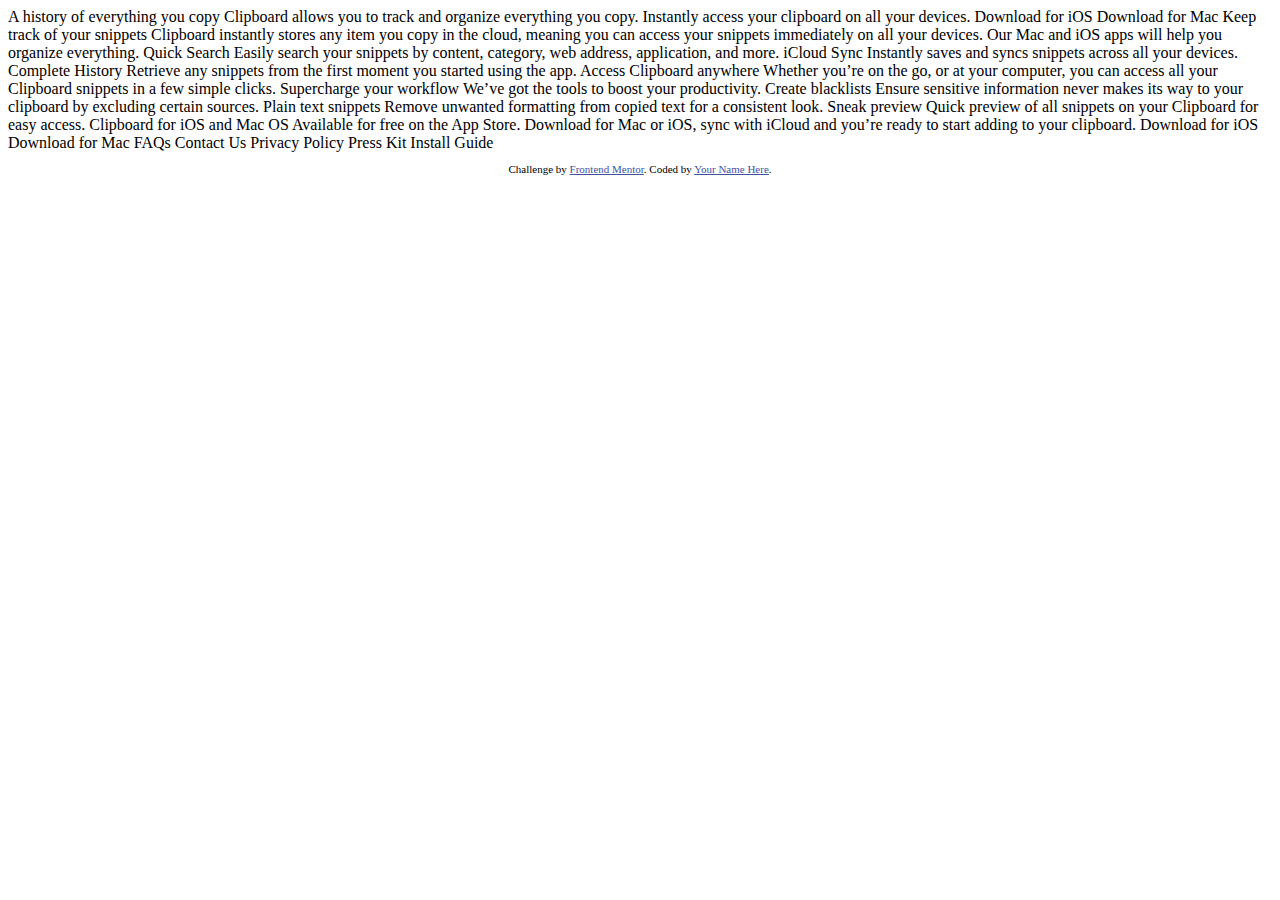
<file: Html,css Task git/clipboard-landing-page-master/index.html>
<!DOCTYPE html>
<html lang="en">
<head>
  <meta charset="UTF-8">
  <meta name="viewport" content="width=device-width, initial-scale=1.0"> <!-- displays site properly based on user's device -->

  <link rel="icon" type="image/png" sizes="32x32" href="./images/favicon-32x32.png">
  <!-- <link rel="stylesheet" href="https://cdnjs.cloudflare.com/ajax/libs/font-awesome/6.4.2/css/all.min.css"> -->
  <title>Frontend Mentor | Clipboard landing page</title>

  <!-- Feel free to remove these styles or customise in your own stylesheet 👍 -->
  <style>
    .attribution { font-size: 11px; text-align: center; }
    .attribution a { color: hsl(228, 45%, 44%); }
  </style>
</head>
<body>

  A history of everything you copy

  Clipboard allows you to track and organize everything you 
  copy. Instantly access your clipboard on all your devices.

  Download for iOS
  Download for Mac

  Keep track of your snippets

  Clipboard instantly stores any item you copy in the cloud, 
  meaning you can access your snippets immediately on all your 
  devices. Our Mac and iOS apps will help you organize everything.

  Quick Search

  Easily search your snippets by content, category, web address, application, and more.

  iCloud Sync

  Instantly saves and syncs snippets across all your devices.

  Complete History

  Retrieve any snippets from the first moment you started using the app.

  Access Clipboard anywhere

  Whether you’re on the go, or at your computer, you can access all your Clipboard 
  snippets in a few simple clicks.

  Supercharge your workflow

  We’ve got the tools to boost your productivity.

  Create blacklists

  Ensure sensitive information never makes its way to your clipboard by excluding certain sources.

  Plain text snippets

  Remove unwanted formatting from copied text for a consistent look.

  Sneak preview

  Quick preview of all snippets on your Clipboard for easy access.

  Clipboard for iOS and Mac OS

  Available for free on the App Store. Download for Mac or iOS, sync with iCloud 
  and you’re ready to start adding to your clipboard.

  Download for iOS
  Download for Mac

  FAQs
  Contact Us
  Privacy Policy
  Press Kit
  Install Guide
  
  <footer>
    <p class="attribution">
      Challenge by <a href="https://www.frontendmentor.io?ref=challenge" target="_blank">Frontend Mentor</a>. 
      Coded by <a href="#">Your Name Here</a>.
    </p>
  </footer>
</body>
</html>
</file>
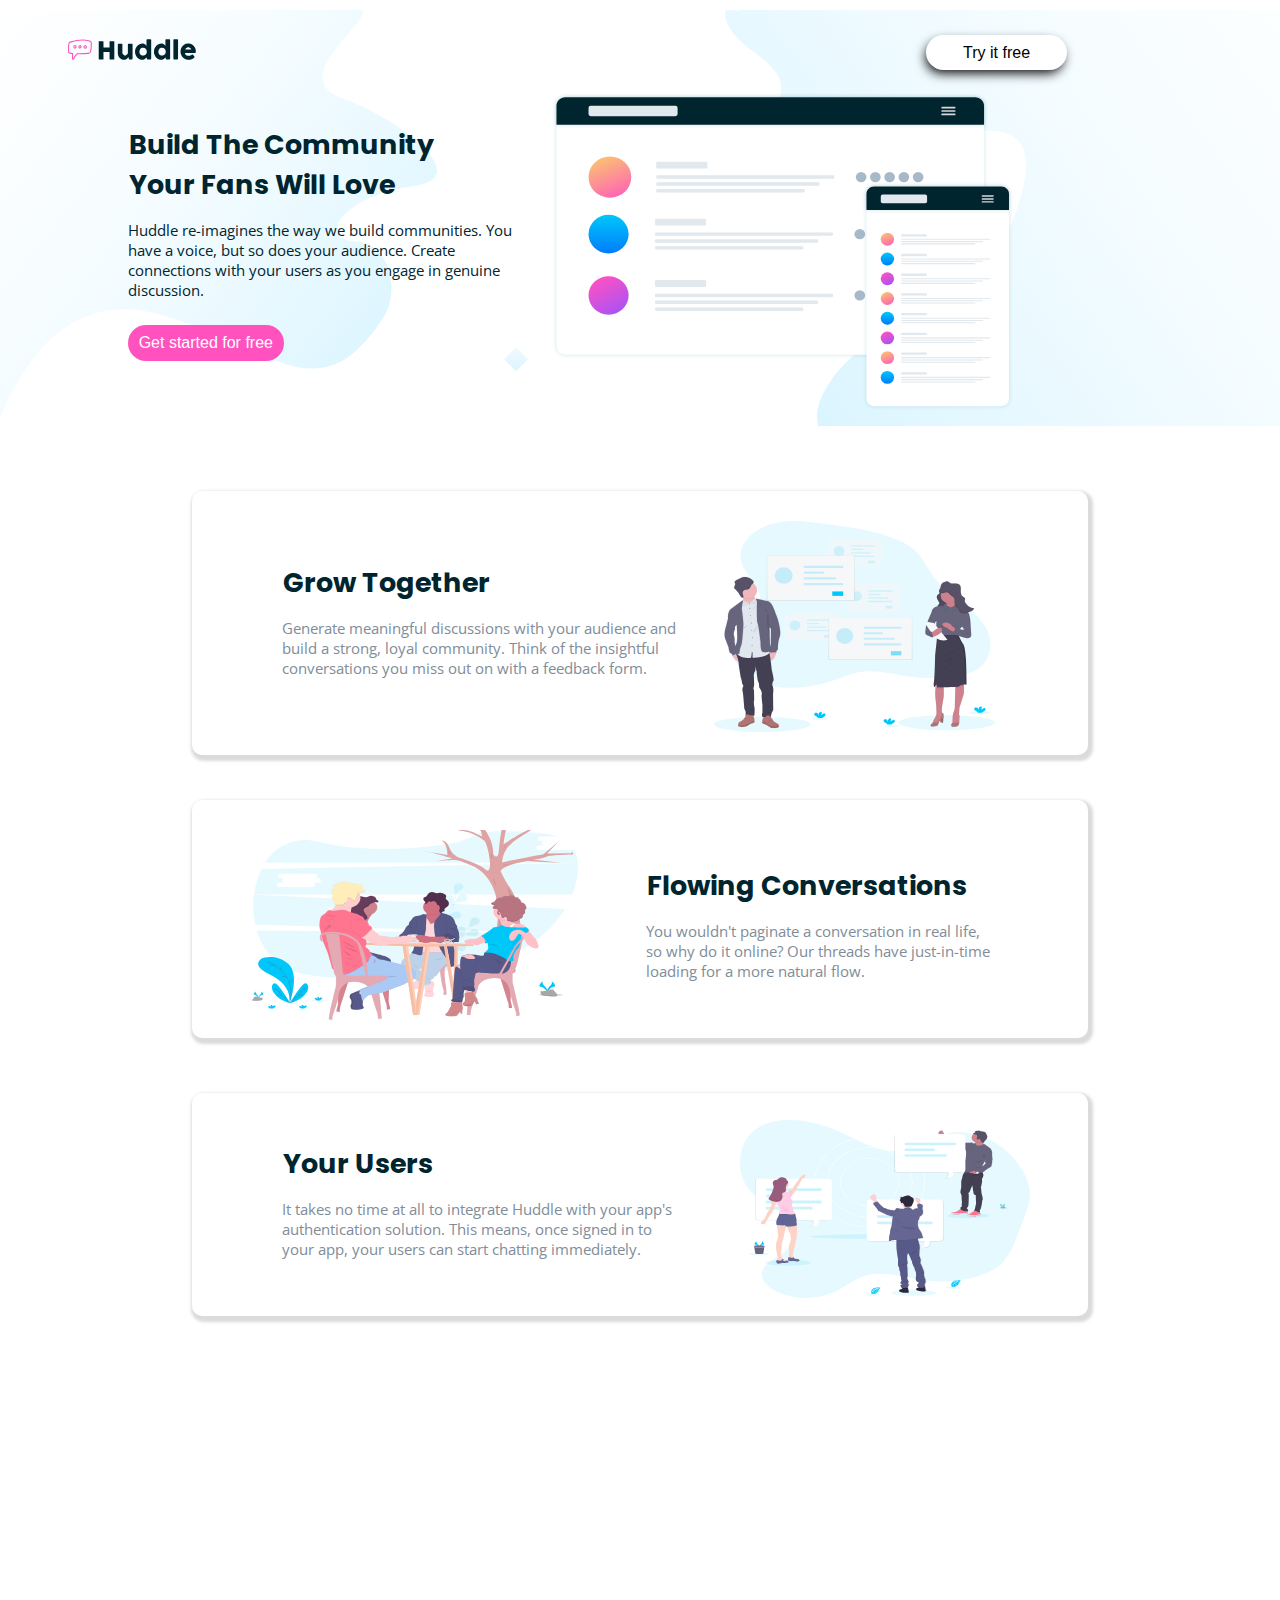
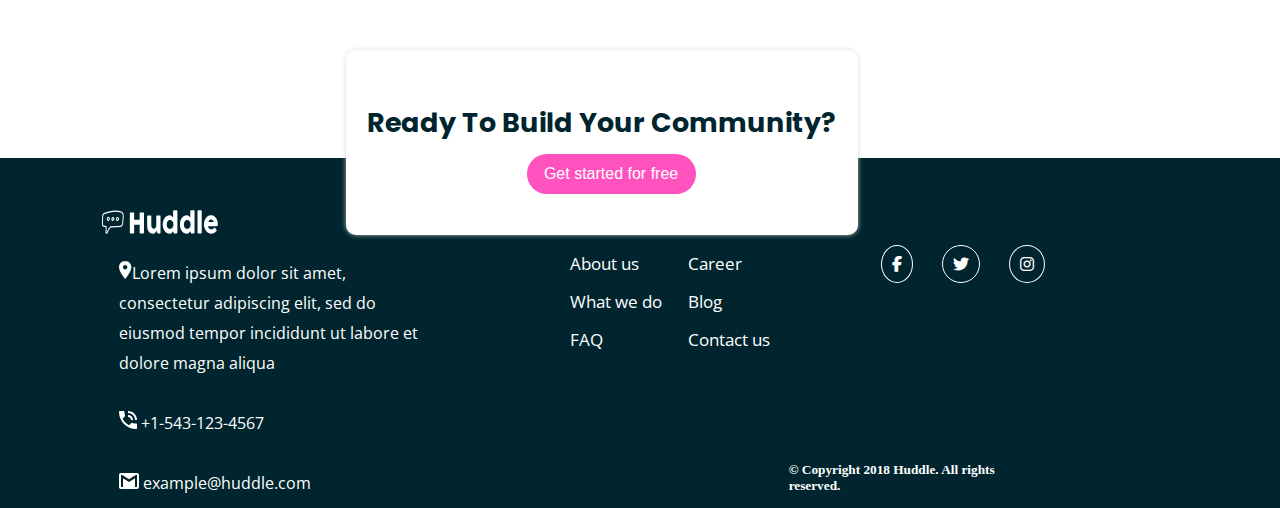
<file: Html,css Task git/huddle/index.html>
<!Doctype html>
<html>
  <head>
    <link rel="stylesheet" href="style.css">
    <link href="https://fonts.googleapis.com/css2?family=Bai+Jamjuree:wght@400;600&family=Fraunces:opsz,wght@9..144,700&family=Montserrat:wght@300;500;600&family=Open+Sans:wght@400;700&family=Outfit:wght@400;700&family=Poppins:wght@600&family=Varela+Round&display=swap" rel="stylesheet">
    <link href="https://fonts.googleapis.com/css2?family=Bai+Jamjuree:wght@400;600&family=Fraunces:opsz,wght@9..144,700&family=Montserrat:wght@300;500;600&family=Outfit:wght@400;700&family=Poppins:wght@600&family=Varela+Round&display=swap" rel="stylesheet"> 
    <link rel="stylesheet" href="https://cdnjs.cloudflare.com/ajax/libs/font-awesome/6.4.2/css/all.min.css">
    <title>Huddle</title>
  </head>
  <body>
   <div class="maincontainer">
   <div class="container">
    <div class="header-logo">
       <img id="header-logo" src="logo.svg" alt="">
       <button id="header-btn">Try it free</button>
    </div>
    <div class="container1"> 
   
     <div class="innercontainer1">
       <h2>Build The Community <br> Your Fans Will Love</h2> 
       <p id="first-p1">Huddle re-imagines the way we build communities. You have a voice, but so does your audience. Create connections with your users as you engage in genuine discussion.</p>
       <button>Get started for free</button>
     </div>
     <div class="innercontainer2">
       <img id="con1-img" src="illustration-mockups.svg">
     </div>
    </div>
</div>
    <div class="container2">
      <div class="con2-innercontainer1">
        <h3>Grow Together</h3>
        <p id="con2-p1">Generate meaningful discussions with your audience and build a strong, loyal community. Think of the insightful conversations you miss out on with a feedback form.</p>
      </div>
      <div class="con2-innercontainer2">
         <img id="con2-img" src="illustration-grow-together.svg">
      </div>
    </div> 
     
    <div class="container3">
      <div class="con3-innercontainer1">
         <img id="con3-img" src="illustration-flowing-conversation.svg">
      </div>
      <div class="con3-innercontainer2">
        <h3> Flowing Conversations</h3>
        <p>You wouldn't paginate a conversation in real life, so why do it online? Our threads have just-in-time loading for a more natural flow.</p>
      </div>
      
    </div>
    <div class="container4">
    <div class="con4-innercontainer1">
        <h3>Your Users</h3>
        <p> It takes no time at all to integrate Huddle with your app's authentication solution. This means, once signed in to your app, your users can start chatting immediately. </p>
      </div>
      <div class="con4-innercontainer2">
         <img id="con4-img" src="illustration-your-users.svg">
      </div>
      
    </div>
    <div class="container6">
    <div class="con6">
      <h2>Ready To Build Your Community?</h2>
      <button id="con6-btn">Get started for free</button>
    </div>
  </div>
    <div class="container5-footer">
      <img id="footer-logo" src="logofinal.svg" alt="">
     <div class="footer">
      <div class="footer1">
       <img src="icon-location.svg" alt=""><span>Lorem ipsum dolor sit amet, consectetur adipiscing elit, sed do eiusmod tempor incididunt ut labore et dolore magna aliqua</span>
       <br><br><img src="icon-phone.svg" alt=""><span> +1-543-123-4567</span>
       <br><br><img src="icon-email.svg" alt=""><span> example@huddle.com</span>
      </div>
      <div class="footer2">
        <li>About us</li>
        <li>What we do</li>
        <li>FAQ</li>
      </div>
      <div class="footer3">
        <li>Career</li>
        <li>Blog</li>
        <li>Contact us</li> 
      </div>
      <div class="footer4">
        <li><i class="fa-brands fa-facebook-f"></i></li>
        <li><i class="fa-brands fa-twitter"></i></li>
        <li><i class="fa-brands fa-instagram"></i></li>
      </div>
      
     </div>
     <div class="copyrights">
      <h5>© Copyright 2018 Huddle. All rights reserved.</h5>
    </div>
   </div>
     
  </div>
  </body>
</html>
</file>
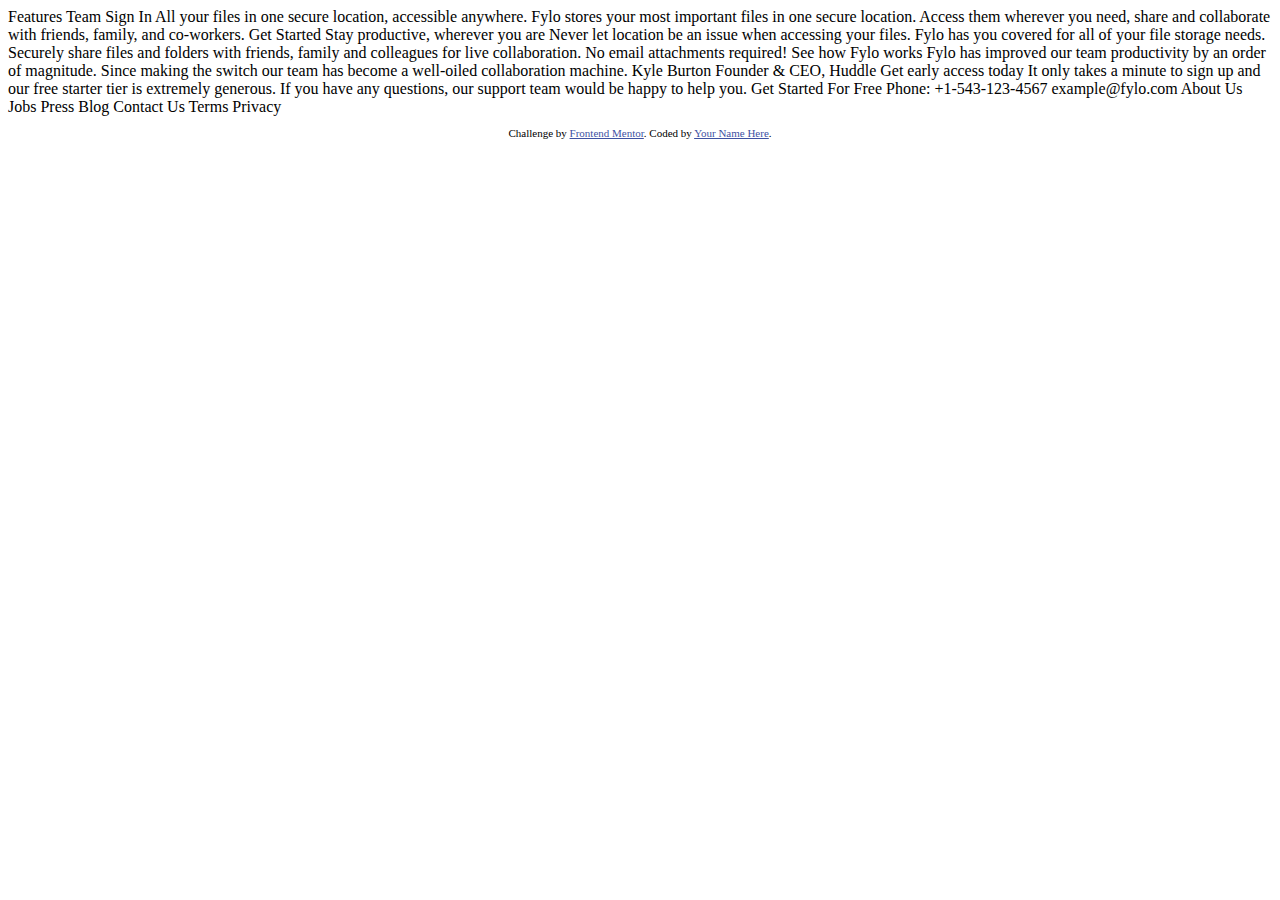
<file: Html,css Task git/fylo-landing-page-with-two-column-layout-master (1)/fylo-landing-page-with-two-column-layout-master/index.html>
<!DOCTYPE html>
<html lang="en">
<head>
  <meta charset="UTF-8">
  <meta name="viewport" content="width=device-width, initial-scale=1.0"> <!-- displays site properly based on user's device -->

  <link rel="icon" type="image/png" sizes="32x32" href="./images/favicon-32x32.png">
  
  <title>Frontend Mentor | Fylo landing page with two column layout</title>

  <!-- Feel free to remove these styles or customise in your own stylesheet 👍 -->
  <style>
    .attribution { font-size: 11px; text-align: center; }
    .attribution a { color: hsl(228, 45%, 44%); }
  </style>
</head>
<body>

  Features
  Team
  Sign In

  All your files in one secure location, accessible anywhere.

  Fylo stores your most important files in one secure location. 
  Access them wherever you need, share and collaborate with friends, 
  family, and co-workers.

  Get Started

  Stay productive, wherever you are

  Never let location be an issue when accessing your files. Fylo has you 
  covered for all of your file storage needs.

  Securely share files and folders with friends, family and colleagues for 
  live collaboration. No email attachments required!

  See how Fylo works

  Fylo has improved our team productivity by an order of magnitude. Since 
  making the switch our team has become a well-oiled collaboration machine.

  Kyle Burton
  Founder & CEO, Huddle

  Get early access today

  It only takes a minute to sign up and our free starter tier is extremely generous. 
  If you have any questions, our support team would be happy to help you.

  Get Started For Free

  Phone: +1-543-123-4567
  example@fylo.com

  About Us
  Jobs
  Press
  Blog

  Contact Us
  Terms
  Privacy

  <footer>
    <p class="attribution">
      Challenge by <a href="https://www.frontendmentor.io?ref=challenge" target="_blank">Frontend Mentor</a>. 
      Coded by <a href="#">Your Name Here</a>.
    </p>
  </footer>
</body>
</html>
</file>
<file: Html,css Task git/huddle/style.css>
body{
    margin:0;
    padding:0;
    max-width: 1440px;
    width:100%;
    height:100%;
  }
  .maincontainer{
    width: 100%;
    height: 100%;
    overflow: hidden;
  }
  .container1{
    width:80%;
    display:flex;
    gap: 35px;
    margin: 0 auto;
    top: 60px;
    overflow: hidden;
    padding-top: 3%;


   }
  .container{
    width: 100%;
    background-image:url(bg-hero-desktop.svg);
  }
  #con1-img{
    width: 90%;
    height: 95%;
  
  }
  .innercontainer1{
    width: 38%;
    margin-top: 3%;
 }
 .innercontainer2{
    width: 50%;
 }
 button{
    border: 0;
    border-radius: 30px;
    width: 40%;
    height: 12%;
    background-color: hsl(322, 100%, 66%);
    color: white;
    font-size: 16px;
    margin-top: 10px;
 }
  .container2{
    margin-top: 55px;
    width:70%;
    display:flex;
    top: 10px;
    gap: 15px;
    border:0;
    position:relative;
    left: 15%;   
    background-color:white;
    box-shadow:2px 3px 3px 3px #d5d4d4d4;
    border-radius:10px;
  }
  .con2-innercontainer1{
    top: 71px;
    padding-left: 10%;
    position: relative;
  }
  #con2-img {
    margin-top: 30px;
    width: 75%;
    height: 80%;
}
#con2-p1{
  font-size: 15px;
}
  .container3{
    margin-top: 55px;
    width:70%;
    height:70%;
    display:flex;
    gap: 15px;
    border:0;
    position:relative;
    left: 15%;
    background-color:white;
    box-shadow:2px 3px 3px 3px #d5d4d4d4;
    border-radius:10px;
    
  }
  .con3-innercontainer2{
    top: 65px;
    padding-right: 10%;
    position: relative;
  }
  #con3-img {
    position: relative;
    top: 30px;
    left: 13%;
    width: 75%;
    height: 80%;
  }
  .container4{
    margin-top: 55px;
    width:70%;
    height:70%;
    display:flex;
    gap: 15px;
    border:0;
    position:relative;
    left: 15%;
    background-color:white;
    box-shadow:2px 3px 3px 3px #d5d4d4d4;
    border-radius:10px;
    
  }
  .con4-innercontainer1{
    top: 50px;
    padding-left: 10%;
    position: relative;
  }
  #con4-img {
    position: relative;
    left: 10%;
    width: 75%;
    top: 27px;
    height: 80%;
  }
  li{
   list-style: none;
  }
  .container5-footer{
      display:flex;
  }
  #header-logo{
    position: relative;
    top: 29px;
    left: 68px;
    width: 10%;
    height: 10%;
  }
  .header-logo{
    margin-top: 10px;
    display: flex;
    justify-content: space-between;
  }
  #header-btn{
    width: 11%;
    height: 35px;
    border: 0;
    border-radius: 40px;
    background-color: white;
    box-shadow:-2px 5px 12px -2px;
    color: black;
    position: relative;
    top: 15px;
    right: 213px;
  }
  h2,h3{
    margin: 1px;
    font-size: 27px;
    font-family: 'Poppins', sans-serif;
    color: hsl(192, 100%, 9%);
  }
  p{
    font-size: 15px;
    color:hsl(208, 11%, 55%);
    font-family: 'Open Sans', sans-serif;
  }
  #first-p1{
    color: hsl(192, 100%, 9%);
  }
  .container5-footer{
    width: 100%;
    height: 350px;
    color: white;
    background-color: hsl(192, 100%, 9%);
    margin-top: 20%;
    /* z-index: -1; */
  }
  #msg-dot-icon{
    background-color: white;
  }
  .footer{
    width: 85%;
    position: relative;
    top: 25%;
    margin: 0 auto;
    display: flex;
    /* gap: 118px; */
    right: -4px;
  }
 span p{
    float: right;
  }
  .footer1{
    width: 32%;
    line-height: 30px;
    font-family: 'Open Sans', sans-serif;
    font-size: 16px;
    margin-top: 13px;

  }
  .footer2{
    width: 20%;
    line-height: 38px;
    font-family: 'Open Sans', sans-serif;
    font-size: 17px;
    position: relative;
    left: 150px;
  }
  .footer3 {
    width: 20%;
    line-height: 38px;
    font-family: 'Open Sans', sans-serif;
    font-size: 17px;
    position: relative;
    left: 80px;
}
.footer4 {
  display: flex;
  gap: 29px;
  position: relative;
  left: 85px;
}
.footer i{
  padding: 10px;
  border: 1px solid white;
  border-radius:50% ;
}

#con6-btn {
  border: 0;
  border-radius: 30px;
  width: 33%;
  height: 40px;
  background-color: hsl(322, 100%, 66%);
  color: white;
  font-size: 16px;
  position: relative;
  top: 53px;
  left: 181px;
}
.container6 {
  width: 100%;
  position: relative;
  top: 333px;  
  left: 27%;

}
.con6 {
  width: 40%;
  height: 185px;
  border-radius: 10px;
  background-color: white;
  box-shadow: 0px 0px 5px 0px #d5d4d4d4;
}
.con6 h2{
  position: relative;
  top: 53px;
  text-align: center;
}
h5 {
  padding-left: -125px;
  margin-top: 294px;
  position: relative;
  right: 266px;
}
#footer-logo {
  width: 9%;
  height: 7%;
  padding-left: -43px;
  margin-top: 42px;
  position: relative;
  left: 8%;  
  top: 10px;
}

.copyrights{
  margin-top: 10px;
}
@media (max-width:600px) {
  .container{
    border: red;
    background-image:url(bg-hero-mobile.svg);
    background-size: contain;
    background-repeat: no-repeat;
  }
  .container1{
    width: 80%;
    margin: 60px auto 0px;
    flex-direction: column;
    gap: 35px;
  }
  button{
    width: 95%;
    height: 15%;  }
  #header-btn{
    width: 33%;
    position: relative;
    top: 6px;
    right: 28px;
  }
  #header-logo {
    position: relative;
    top: 23px;
    left: 27px;
    width: 32%;
    height: 10%;
  }
  .innercontainer1 {
    width: 100%;
    margin-top: 3%;
  }
  #con1-img {
    width: 202%;
    height: 95%;
  }
  .container3 {
    left: 15%;
    flex-direction: column;
  }
  .container2 {
    left: 15%;
    flex-direction: column-reverse;
  }
  .container4{
    left: 15%;
    flex-direction: column-reverse;
  }
  h2,h3,h4,p{
    text-align: center;
  }
  .con2-innercontainer1 {
    top: -28px;
    padding-left: 0;
    position: relative;
  }
 #con2-img{
  padding-left: 47px;
 }
 .con3-innercontainer2 {
  top: -13px;
  padding-right: 0;
  position: relative;
}
.con4-innercontainer1 {
  top: -26px;
  padding-left: 1%;
  position: relative;
}
.con6 {
  width: 68%;
}
.container6{
  top: 178px;
  left: 16%;
}
.con6 h2{
  top: 29px;
}
#con6-btn {
  width: 65%;
  top: 33px;
  left: 46px;
}
.footer{
  width: 376%;
  flex-direction: column;
}
.footer1 {
  width: 110%;
  margin-top: -8%;
  left: 18%;
  position: relative;
}
.container5-footer{
  height: 879px;
}
.footer2{
  left: 65px;    
  width: 50%;
  margin-top: 23px;
}
.footer3{
  margin-top: 10px;
  left: 64px;  
  width: 32%;
}
.footer4{
  margin-top: 23px;
  left: 0;
  padding-left: 135px;
  gap: 44px;
}
#footer-logo {
  width: 71%;
  height: 3%;
  padding-left: -43px;
  margin-top: 42px;
  position: relative;
  left: 21%;
  top: 106px;
}
.copyrights {
  margin-top: 10px;
  width: 236%;
}
h5 {
  /* padding-left: -125px; */
  margin-top: 754px;
  position: relative;
  right: 194px;
}
}
</file>
